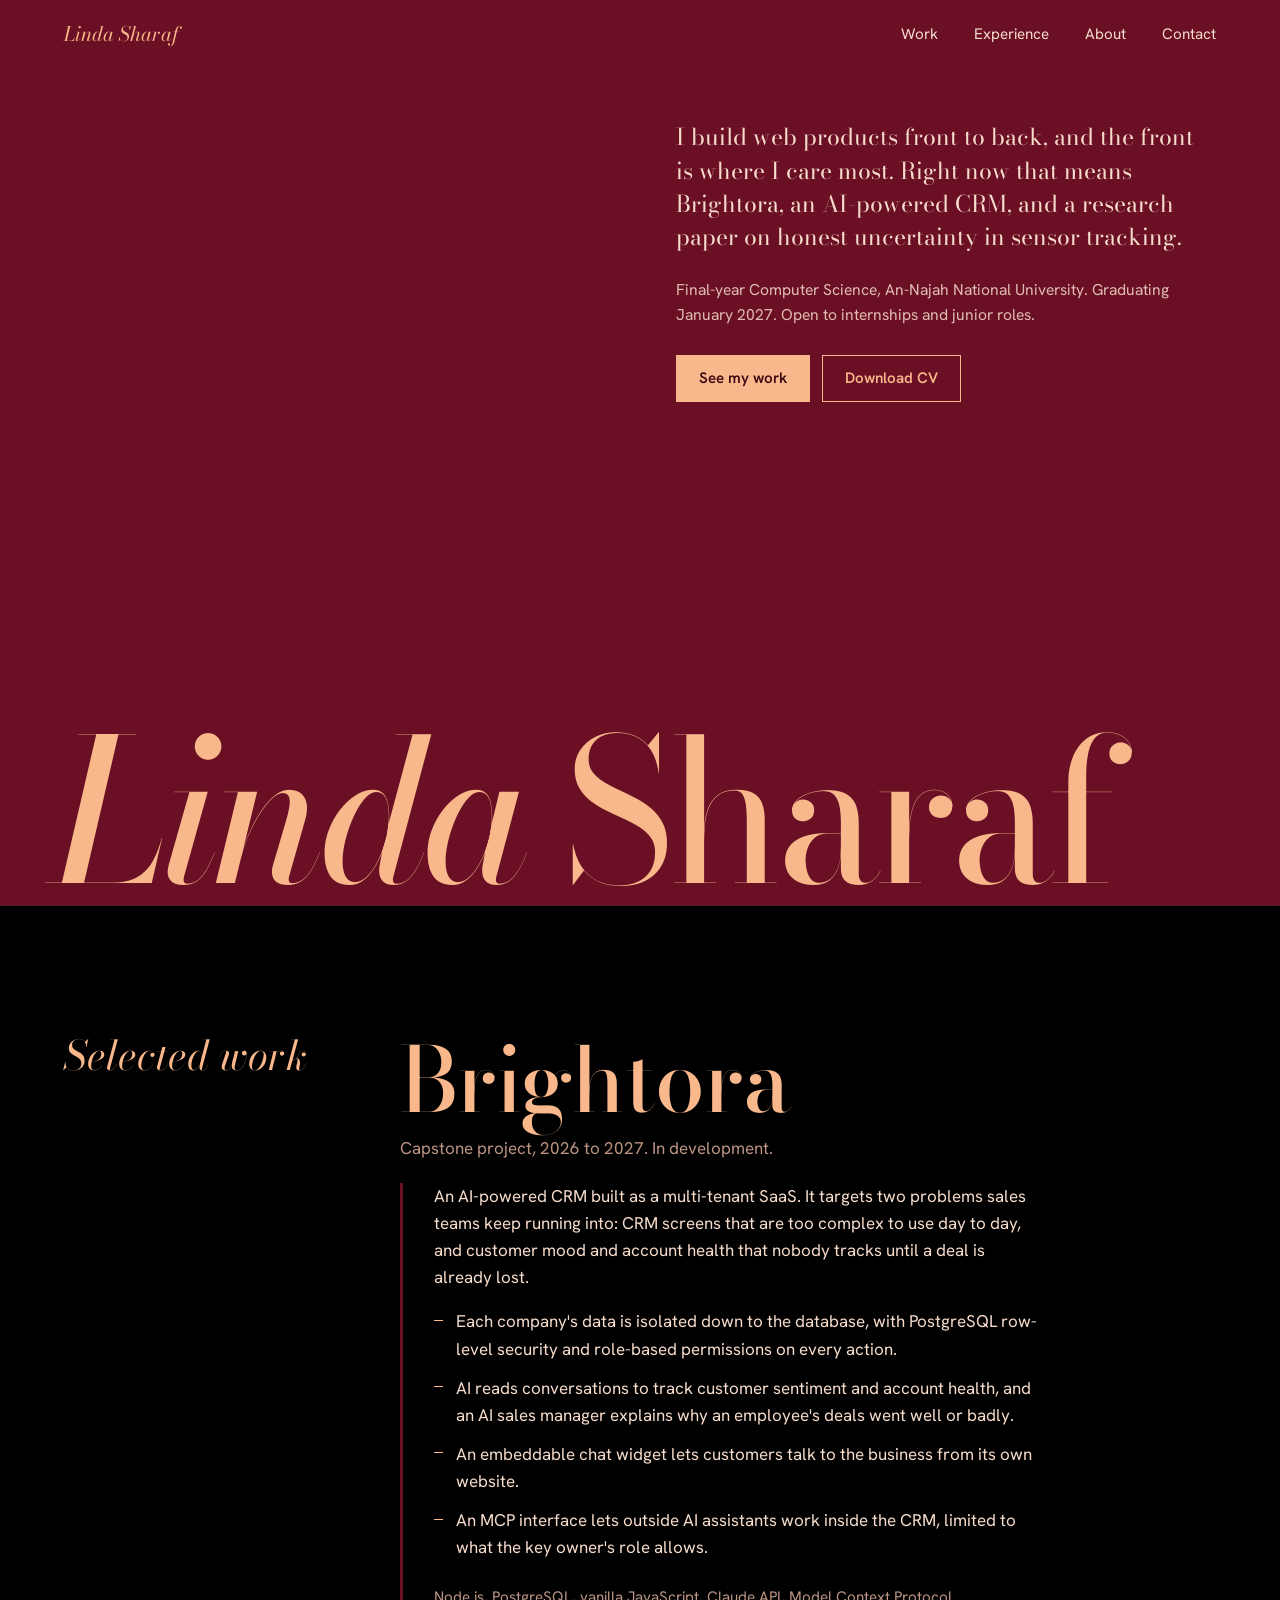
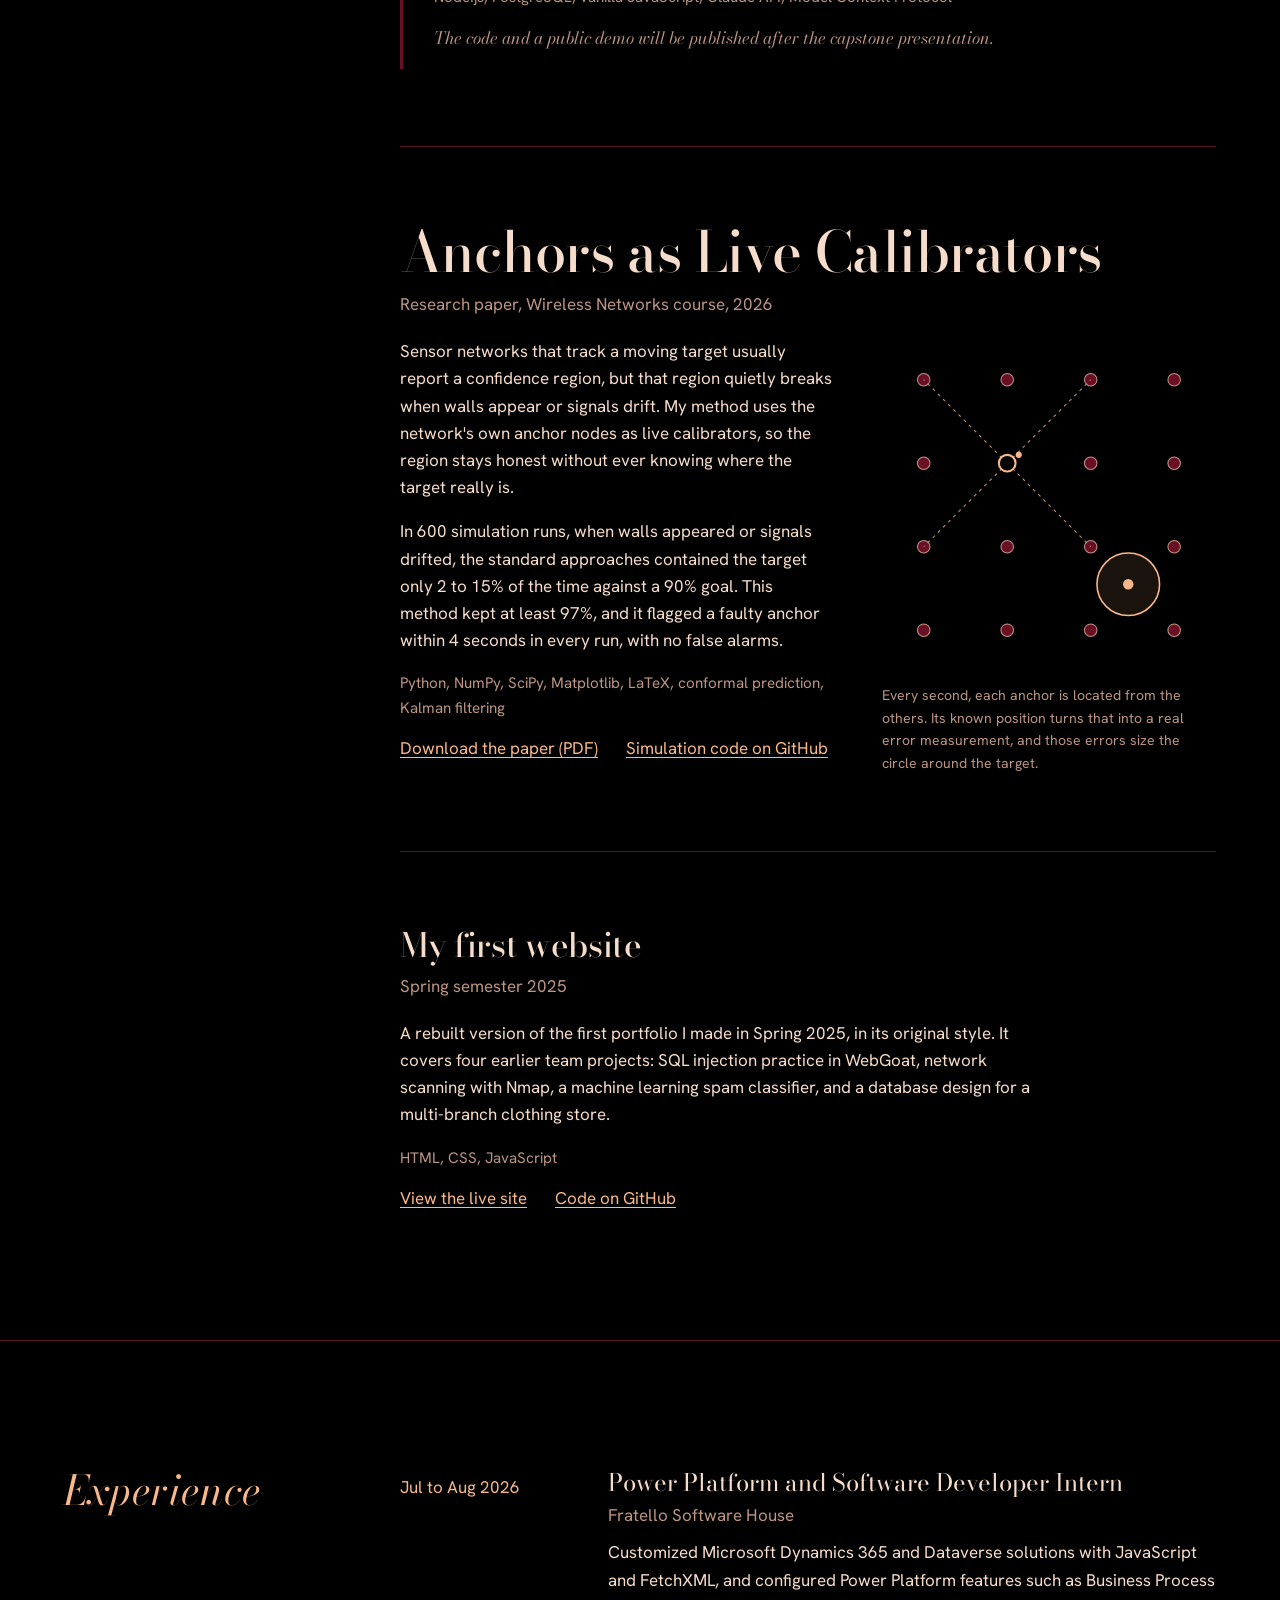
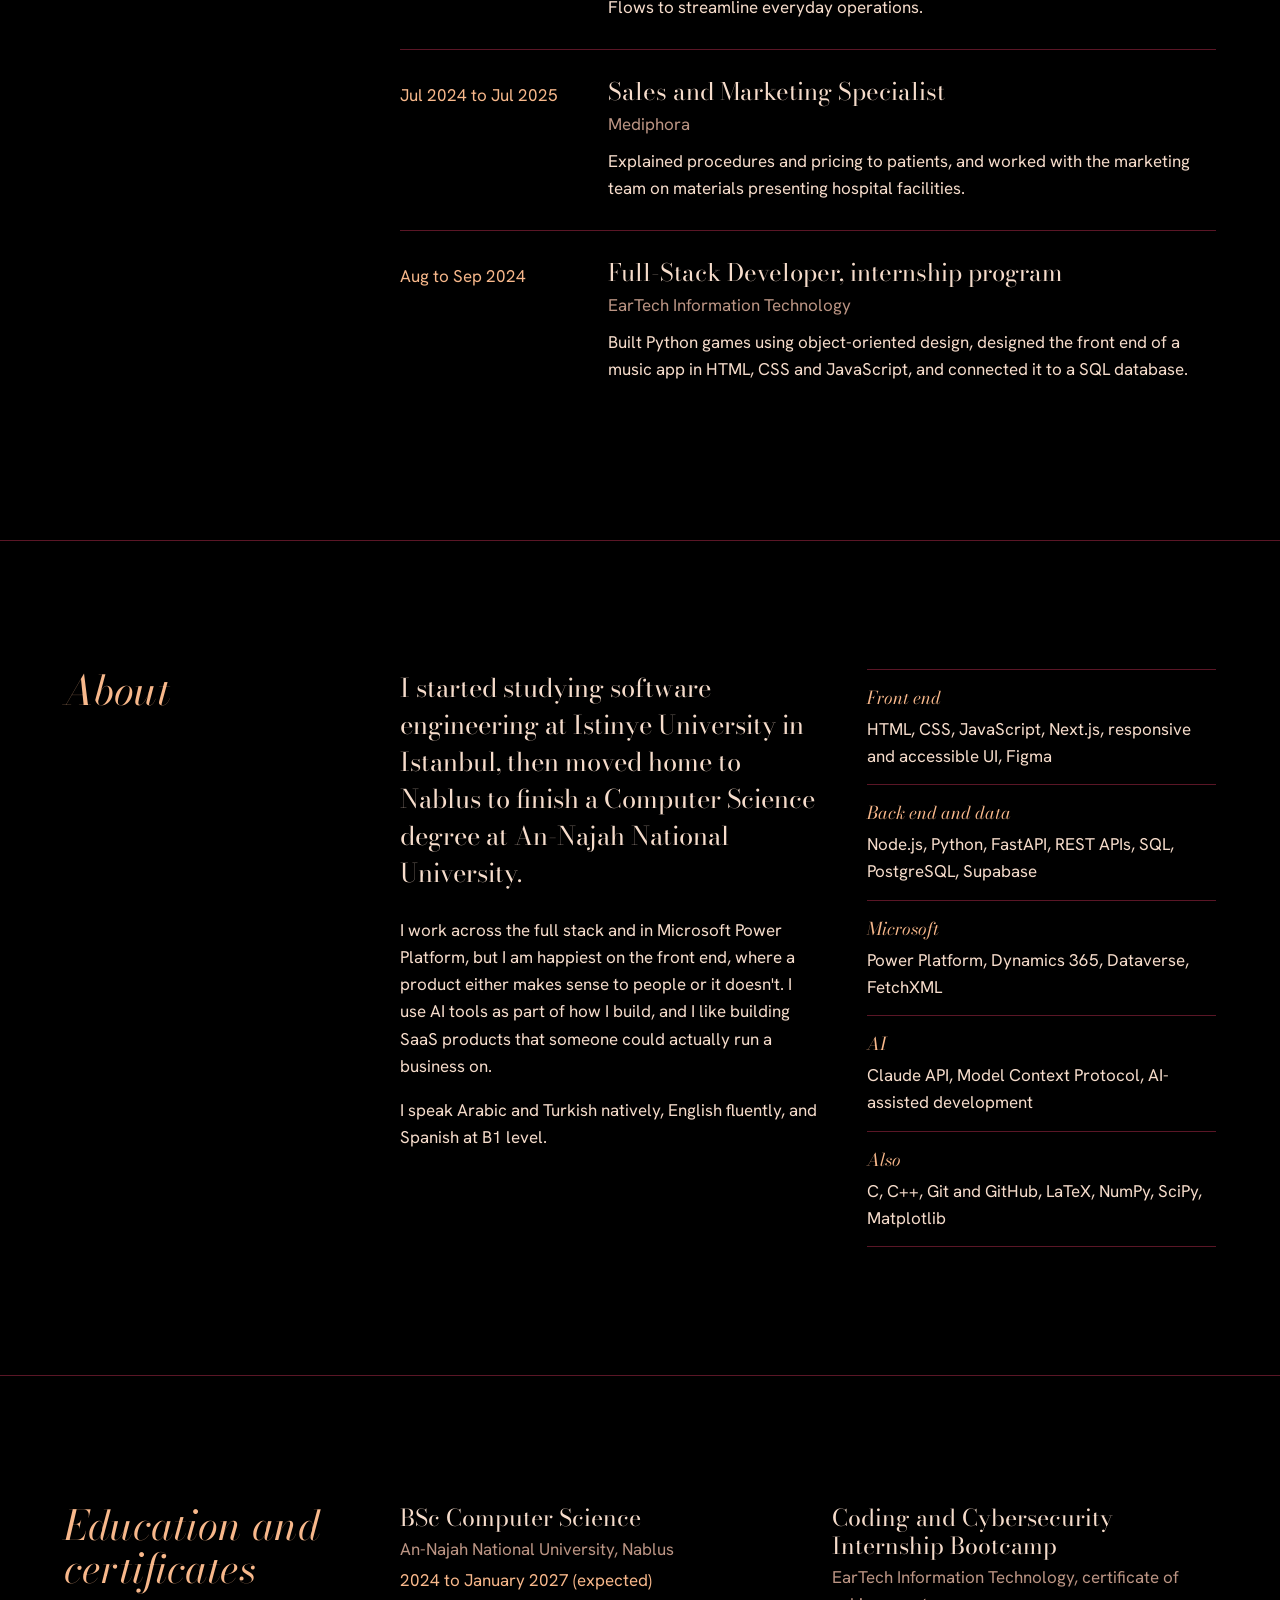
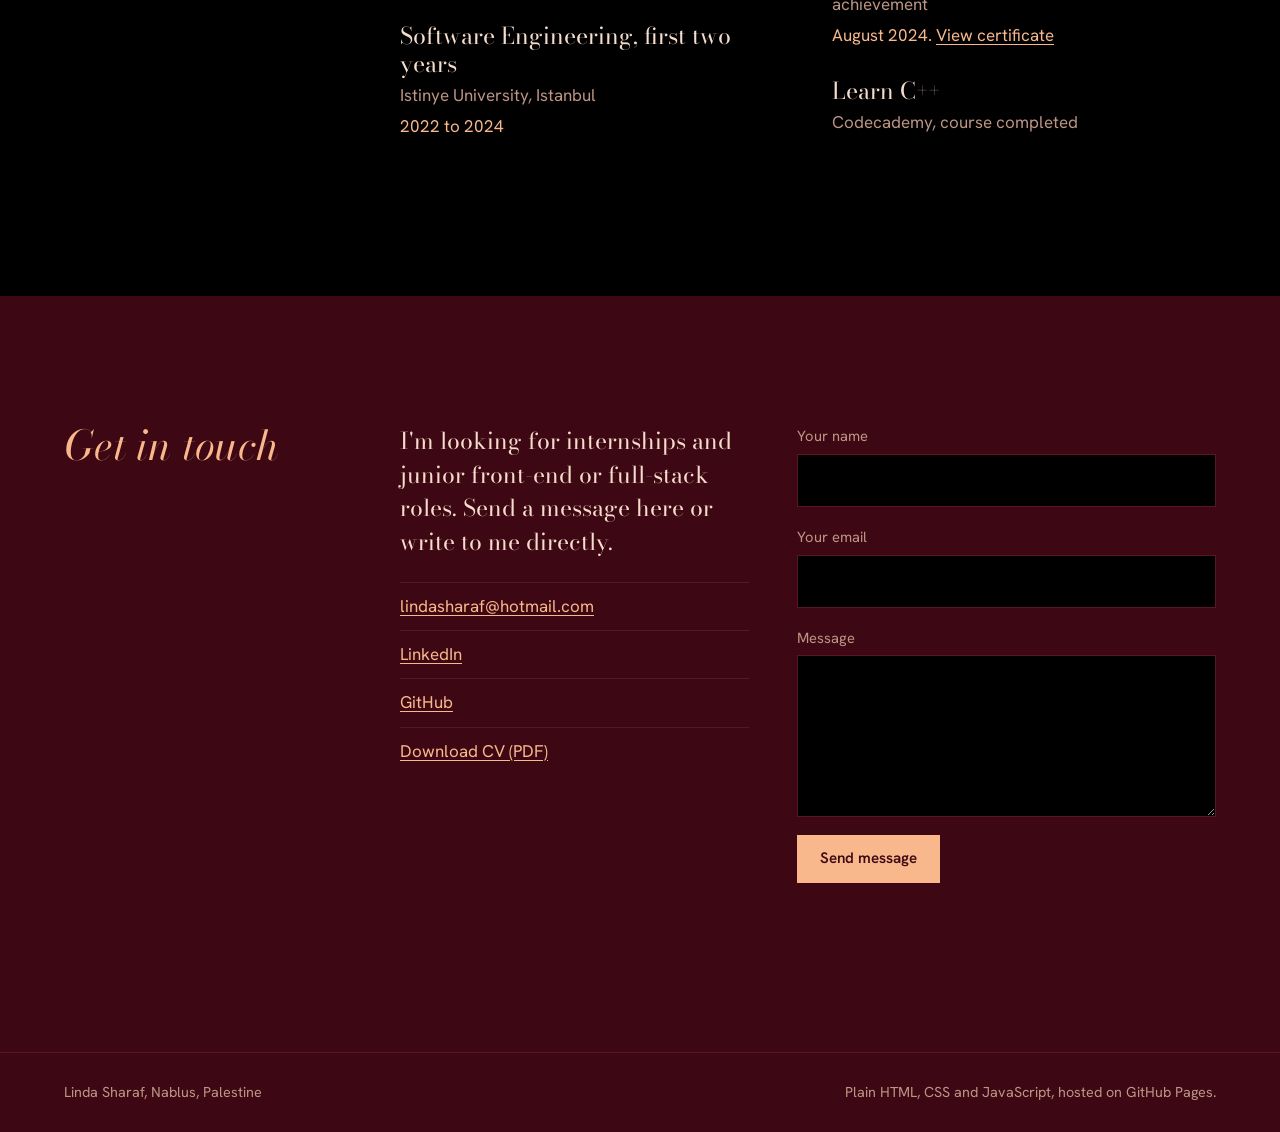
<file: index.html>
<!DOCTYPE html>
<html lang="en">
<head>
  <meta charset="utf-8">
  <meta name="viewport" content="width=device-width, initial-scale=1">
  <title>Linda Sharaf | Front-end and full-stack developer</title>
  <meta name="description" content="Linda Sharaf, Computer Science student at An-Najah National University. Front-end and full-stack developer working on AI-assisted SaaS products. Open to internships and junior roles.">
  <link rel="canonical" href="https://lindasharaf.github.io/">
  <meta name="theme-color" content="#6B0F24">

  <meta property="og:type" content="website">
  <meta property="og:title" content="Linda Sharaf | Front-end and full-stack developer">
  <meta property="og:description" content="Building Brightora, an AI-powered CRM, and researching honest uncertainty in wireless sensor tracking.">
  <meta property="og:url" content="https://lindasharaf.github.io/">
  <meta property="og:image" content="https://lindasharaf.github.io/assets/og.png">
  <meta name="twitter:card" content="summary_large_image">

  <link rel="icon" href="assets/favicon.svg" type="image/svg+xml">
  <link rel="preload" href="fonts/BodoniModa-Italic.woff" as="font" type="font/woff" crossorigin>
  <link rel="stylesheet" href="style.css">
</head>
<body>
  <a class="skip" href="#work">Skip to content</a>

  <header class="nav">
    <a class="nav-name" href="#top">Linda Sharaf</a>
    <nav aria-label="Main">
      <a href="#work">Work</a>
      <a href="#experience">Experience</a>
      <a href="#about">About</a>
      <a href="#contact">Contact</a>
    </nav>
  </header>

  <main id="top">
    <section class="hero" aria-labelledby="hero-name">
      <div class="hero-text">
        <p class="hero-lead">I build web products front to back, and the front is where I care most. Right now that means Brightora, an AI-powered CRM, and a research paper on honest uncertainty in sensor tracking.</p>
        <p class="hero-meta">Final-year Computer Science, An-Najah National University. Graduating January 2027. Open to internships and junior roles.</p>
        <div class="hero-actions">
          <a class="btn btn-solid" href="#work">See my work</a>
          <a class="btn btn-line" href="assets/Linda-Sharaf-CV.pdf" download>Download CV</a>
        </div>
      </div>
      <h1 id="hero-name" class="hero-name"><span>Linda</span><span>Sharaf</span></h1>
    </section>

    <!-- WORK -->
    <section id="work" class="section">
      <h2 class="section-title">Selected work</h2>

      <article class="project project-feature">
        <div class="project-head">
          <h3>Brightora</h3>
          <p class="project-kind">Capstone project, 2026 to 2027. In development.</p>
        </div>
        <div class="project-body">
          <p>An AI-powered CRM built as a multi-tenant SaaS. It targets two problems sales teams keep running into: CRM screens that are too complex to use day to day, and customer mood and account health that nobody tracks until a deal is already lost.</p>
          <ul class="facts">
            <li>Each company's data is isolated down to the database, with PostgreSQL row-level security and role-based permissions on every action.</li>
            <li>AI reads conversations to track customer sentiment and account health, and an AI sales manager explains why an employee's deals went well or badly.</li>
            <li>An embeddable chat widget lets customers talk to the business from its own website.</li>
            <li>An MCP interface lets outside AI assistants work inside the CRM, limited to what the key owner's role allows.</li>
          </ul>
          <p class="stack">Node.js, PostgreSQL, vanilla JavaScript, Claude API, Model Context Protocol</p>
          <p class="note">The code and a public demo will be published after the capstone presentation.</p>
        </div>
      </article>

      <article class="project project-research">
        <div class="project-head">
          <h3>Anchors as Live Calibrators</h3>
          <p class="project-kind">Research paper, Wireless Networks course, 2026</p>
        </div>
        <figure class="diagram" aria-labelledby="diagram-cap">
          <svg viewBox="0 0 320 320" role="img" aria-label="A grid of sixteen anchor nodes. One anchor is localized from the others to measure live error, and that error sizes a circle around the tracked target.">
            <g class="grid-anchors">
              <circle cx="40" cy="40" r="6"/><circle cx="120" cy="40" r="6"/><circle cx="200" cy="40" r="6"/><circle cx="280" cy="40" r="6"/>
              <circle cx="40" cy="120" r="6"/><circle cx="200" cy="120" r="6"/><circle cx="280" cy="120" r="6"/>
              <circle cx="40" cy="200" r="6"/><circle cx="120" cy="200" r="6"/><circle cx="200" cy="200" r="6"/><circle cx="280" cy="200" r="6"/>
              <circle cx="40" cy="280" r="6"/><circle cx="120" cy="280" r="6"/><circle cx="200" cy="280" r="6"/><circle cx="280" cy="280" r="6"/>
            </g>
            <g class="self-test">
              <line x1="120" y1="120" x2="40" y2="40"/><line x1="120" y1="120" x2="200" y2="40"/>
              <line x1="120" y1="120" x2="40" y2="200"/><line x1="120" y1="120" x2="200" y2="200"/>
              <circle class="anchor-test" cx="120" cy="120" r="8"/>
              <circle class="anchor-guess" cx="131" cy="112" r="3"/>
            </g>
            <g class="target">
              <circle class="ring" cx="236" cy="236" r="30"/>
              <circle class="dot" cx="236" cy="236" r="5"/>
            </g>
          </svg>
          <figcaption id="diagram-cap">Every second, each anchor is located from the others. Its known position turns that into a real error measurement, and those errors size the circle around the target.</figcaption>
        </figure>
        <div class="project-body">
          <p>Sensor networks that track a moving target usually report a confidence region, but that region quietly breaks when walls appear or signals drift. My method uses the network's own anchor nodes as live calibrators, so the region stays honest without ever knowing where the target really is.</p>
          <p>In 600 simulation runs, when walls appeared or signals drifted, the standard approaches contained the target only 2 to 15% of the time against a 90% goal. This method kept at least 97%, and it flagged a faulty anchor within 4 seconds in every run, with no false alarms.</p>
          <p class="stack">Python, NumPy, SciPy, Matplotlib, LaTeX, conformal prediction, Kalman filtering</p>
          <div class="links">
            <a href="assets/Anchors-as-Live-Calibrators.pdf" download>Download the paper (PDF)</a>
            <a href="https://github.com/lindasharaf/anchor-calibrated-wsn-tracking" target="_blank" rel="noopener">Simulation code on GitHub</a>
          </div>
        </div>
      </article>

      <article class="project project-small">
        <div class="project-head">
          <h3>My first website</h3>
          <p class="project-kind">Spring semester 2025</p>
        </div>
        <div class="project-body">
          <p>A rebuilt version of the first portfolio I made in Spring 2025, in its original style. It covers four earlier team projects: SQL injection practice in WebGoat, network scanning with Nmap, a machine learning spam classifier, and a database design for a multi-branch clothing store.</p>
          <p class="stack">HTML, CSS, JavaScript</p>
          <div class="links">
            <a href="https://lindasharaf.github.io/first-portfolio/" target="_blank" rel="noopener">View the live site</a>
            <a href="https://github.com/lindasharaf/first-portfolio" target="_blank" rel="noopener">Code on GitHub</a>
          </div>
        </div>
      </article>
    </section>

    <!-- EXPERIENCE -->
    <section id="experience" class="section">
      <h2 class="section-title">Experience</h2>
      <ol class="timeline">
        <li>
          <p class="when">Jul to Aug 2026</p>
          <div>
            <h3>Power Platform and Software Developer Intern</h3>
            <p class="where">Fratello Software House</p>
            <p>Customized Microsoft Dynamics 365 and Dataverse solutions with JavaScript and FetchXML, and configured Power Platform features such as Business Process Flows to streamline everyday operations.</p>
          </div>
        </li>
        <li>
          <p class="when">Jul 2024 to Jul 2025</p>
          <div>
            <h3>Sales and Marketing Specialist</h3>
            <p class="where">Mediphora</p>
            <p>Explained procedures and pricing to patients, and worked with the marketing team on materials presenting hospital facilities.</p>
          </div>
        </li>
        <li>
          <p class="when">Aug to Sep 2024</p>
          <div>
            <h3>Full-Stack Developer, internship program</h3>
            <p class="where">EarTech Information Technology</p>
            <p>Built Python games using object-oriented design, designed the front end of a music app in HTML, CSS and JavaScript, and connected it to a SQL database.</p>
          </div>
        </li>
      </ol>
    </section>

    <!-- ABOUT -->
    <section id="about" class="section">
      <h2 class="section-title">About</h2>
      <div class="about">
        <div class="about-text">
          <p>I started studying software engineering at Istinye University in Istanbul, then moved home to Nablus to finish a Computer Science degree at An-Najah National University.</p>
          <p>I work across the full stack and in Microsoft Power Platform, but I am happiest on the front end, where a product either makes sense to people or it doesn't. I use AI tools as part of how I build, and I like building SaaS products that someone could actually run a business on.</p>
          <p>I speak Arabic and Turkish natively, English fluently, and Spanish at B1 level.</p>
        </div>
        <dl class="skills">
          <div><dt>Front end</dt><dd>HTML, CSS, JavaScript, Next.js, responsive and accessible UI, Figma</dd></div>
          <div><dt>Back end and data</dt><dd>Node.js, Python, FastAPI, REST APIs, SQL, PostgreSQL, Supabase</dd></div>
          <div><dt>Microsoft</dt><dd>Power Platform, Dynamics 365, Dataverse, FetchXML</dd></div>
          <div><dt>AI</dt><dd>Claude API, Model Context Protocol, AI-assisted development</dd></div>
          <div><dt>Also</dt><dd>C, C++, Git and GitHub, LaTeX, NumPy, SciPy, Matplotlib</dd></div>
        </dl>
      </div>
    </section>

    <!-- EDUCATION -->
    <section id="education" class="section">
      <h2 class="section-title">Education and certificates</h2>
      <div class="edu">
        <div class="edu-col">
          <div class="edu-item">
            <h3>BSc Computer Science</h3>
            <p class="where">An-Najah National University, Nablus</p>
            <p class="when">2024 to January 2027 (expected)</p>
          </div>
          <div class="edu-item">
            <h3>Software Engineering, first two years</h3>
            <p class="where">Istinye University, Istanbul</p>
            <p class="when">2022 to 2024</p>
          </div>
        </div>
        <div class="edu-col">
          <div class="edu-item">
            <h3>Coding and Cybersecurity Internship Bootcamp</h3>
            <p class="where">EarTech Information Technology, certificate of achievement</p>
            <p class="when">August 2024. <a href="assets/EarTech-certificate.pdf" target="_blank" rel="noopener">View certificate</a></p>
          </div>
          <div class="edu-item">
            <h3>Learn C++</h3>
            <p class="where">Codecademy, course completed</p>
          </div>
        </div>
      </div>
    </section>

    <!-- CONTACT -->
    <section id="contact" class="section contact">
      <h2 class="section-title">Get in touch</h2>
      <div class="contact-grid">
        <div class="contact-text">
          <p>I'm looking for internships and junior front-end or full-stack roles. Send a message here or write to me directly.</p>
          <ul class="contact-links">
            <li><a href="mailto:lindasharaf@hotmail.com">lindasharaf@hotmail.com</a></li>
            <li><a href="https://www.linkedin.com/in/linda-sharaf" target="_blank" rel="noopener">LinkedIn</a></li>
            <li><a href="https://github.com/lindasharaf" target="_blank" rel="noopener">GitHub</a></li>
            <li><a href="assets/Linda-Sharaf-CV.pdf" download>Download CV (PDF)</a></li>
          </ul>
        </div>
        <form class="form" id="contact-form" action="https://formsubmit.co/lindasharaf@hotmail.com" method="POST">
          <input type="hidden" name="_subject" value="New message from your portfolio">
          <input type="hidden" name="_template" value="table">
          <input type="text" name="_honey" class="honey" tabindex="-1" autocomplete="off" aria-hidden="true">
          <label for="f-name">Your name</label>
          <input id="f-name" name="name" type="text" required autocomplete="name">
          <label for="f-email">Your email</label>
          <input id="f-email" name="email" type="email" required autocomplete="email">
          <label for="f-message">Message</label>
          <textarea id="f-message" name="message" rows="5" required></textarea>
          <button class="btn btn-solid" type="submit">Send message</button>
          <p class="form-status" id="form-status" role="status" aria-live="polite"></p>
        </form>
      </div>
    </section>
  </main>

  <footer class="footer">
    <p>Linda Sharaf, Nablus, Palestine</p>
    <p>Plain HTML, CSS and JavaScript, hosted on GitHub Pages.</p>
  </footer>

  <script src="script.js"></script>
</body>
</html>
</file>
<file: style.css>
/* =========================================================
   Linda Sharaf portfolio
   Palette: black, burgundy, apricot
   Fonts: Bodoni Moda (display), Hanken Grotesk (text)
   ========================================================= */

:root {
  --black: #000000;
  --burgundy: #6B0F24;
  --burgundy-dark: #3D0814;
  --burgundy-line: #5A1626;
  --apricot: #F8B88B;
  --apricot-pale: #F6DCCB;
  --apricot-dim: #BC9584;

  --serif: "Bodoni Moda", "Didot", "Bodoni 72", Georgia, serif;
  --sans: "Hanken Grotesk", system-ui, -apple-system, "Segoe UI", sans-serif;

  --pad: clamp(20px, 5vw, 72px);
  --measure: 64ch;
}

/* ---------- Fonts (self-hosted, SIL Open Font License) ---------- */
@font-face { font-family: "Bodoni Moda"; src: url("fonts/BodoniModa.woff") format("woff"); font-weight: 400 900; font-style: normal; font-display: swap; }
@font-face { font-family: "Bodoni Moda"; src: url("fonts/BodoniModa-Italic.woff") format("woff"); font-weight: 400 900; font-style: italic; font-display: swap; }
@font-face { font-family: "Hanken Grotesk"; src: url("fonts/HankenGrotesk.woff") format("woff"); font-weight: 100 900; font-style: normal; font-display: swap; }

/* ---------- Base ---------- */
*, *::before, *::after { box-sizing: border-box; }

html { scroll-behavior: smooth; }

body {
  margin: 0;
  background: var(--black);
  color: var(--apricot-pale);
  font-family: var(--sans);
  font-size: 1.0625rem;
  line-height: 1.6;
  -webkit-font-smoothing: antialiased;
}

h1, h2, h3 { margin: 0; font-weight: 400; }
p { margin: 0 0 1em; }

a { color: var(--apricot); text-underline-offset: 0.2em; text-decoration-thickness: 1px; }
a:hover { text-decoration-thickness: 2px; }

:focus-visible { outline: 2px solid var(--apricot); outline-offset: 3px; }

::selection { background: var(--apricot); color: var(--burgundy-dark); }

.skip {
  position: absolute; left: -9999px; top: 0;
  background: var(--apricot); color: var(--black); padding: 10px 14px; z-index: 100;
}
.skip:focus { left: 12px; top: 12px; }

/* ---------- Navigation ---------- */
.nav {
  position: sticky; top: 0; z-index: 50;
  display: flex; justify-content: space-between; align-items: center; gap: 16px;
  padding: 18px var(--pad);
  background: var(--burgundy);
  border-bottom: 1px solid transparent;
  transition: background-color 0.3s, border-color 0.3s;
}
.nav.scrolled { background: var(--black); border-bottom-color: var(--burgundy-line); }

.nav-name {
  font-family: var(--serif); font-style: italic; font-size: 1.25rem;
  color: var(--apricot); text-decoration: none;
}
.nav nav { display: flex; gap: clamp(14px, 3vw, 36px); }
.nav nav a { color: var(--apricot-pale); text-decoration: none; font-size: 0.95rem; }
.nav nav a:hover { color: var(--apricot); text-decoration: underline; }

/* ---------- Hero ---------- */
.hero {
  position: relative;
  min-height: calc(100svh - 64px);
  display: flex; flex-direction: column; justify-content: space-between;
  background: var(--burgundy);
  padding: clamp(28px, 4vw, 56px) var(--pad) 0;
  overflow: hidden;
}

.hero-text { max-width: 54ch; margin-left: auto; }
.hero-lead {
  font-family: var(--serif); font-size: clamp(1.2rem, 1.8vw, 1.45rem);
  line-height: 1.45; color: var(--apricot-pale);
}
.hero-meta { color: var(--apricot-pale); opacity: 0.85; font-size: 0.98rem; }

.hero-actions { display: flex; flex-wrap: wrap; gap: 12px; margin-top: 28px; }

/* The name: the one loud thing on the page.
   It sits on the bottom edge and is cropped by it. */
.hero-name {
  font-family: var(--serif);
  font-weight: 500;
  font-style: italic;
  color: var(--apricot);
  font-size: clamp(4.5rem, 15.5vw, 19rem);
  line-height: 0.9;
  letter-spacing: -0.035em;
  white-space: nowrap;
  margin: clamp(32px, 4vw, 56px) 0 0 -0.05em;
  padding-bottom: 0.02em;
  display: flex; column-gap: 0.2em;
}
.hero-name span { display: block; }
.hero-name span:last-child { font-style: normal; font-weight: 400; }

/* Load moment: the name rises out of the bottom edge once. */
@media (prefers-reduced-motion: no-preference) {
  .hero-name span { animation: rise 1.1s cubic-bezier(.2, .7, .1, 1) both; }
  .hero-name span:last-child { animation-delay: 0.12s; }
  @keyframes rise { from { transform: translateY(70%); opacity: 0; } to { transform: none; opacity: 1; } }
}

/* ---------- Buttons (square, no pills) ---------- */
.btn {
  display: inline-block;
  font: 600 0.95rem/1 var(--sans);
  padding: 15px 22px;
  border: 1px solid var(--apricot);
  border-radius: 0;
  text-decoration: none;
  cursor: pointer;
  transition: background-color 0.2s, color 0.2s;
}
.btn-solid { background: var(--apricot); color: var(--burgundy-dark); }
.btn-solid:hover { background: var(--apricot-pale); }
.btn-line { background: transparent; color: var(--apricot); }
.btn-line:hover { background: var(--apricot); color: var(--burgundy-dark); }

/* ---------- Sections ---------- */
.section {
  display: grid;
  grid-template-columns: minmax(0, 1fr) minmax(0, 3fr);
  column-gap: clamp(24px, 5vw, 80px);
  padding: clamp(72px, 10vw, 140px) var(--pad);
  border-top: 1px solid var(--burgundy-line);
}
.section:first-of-type { border-top: 0; }
.section > * { grid-column: 2; }
.section > .section-title {
  grid-column: 1; grid-row: 1 / span 20;
  align-self: start; position: sticky; top: 96px;
}

.section-title {
  font-family: var(--serif); font-style: italic;
  font-size: clamp(1.9rem, 3.2vw, 2.8rem); line-height: 1.05;
  color: var(--apricot);
}

/* ---------- Projects ---------- */
.project {
  display: grid; gap: 20px 48px;
  padding-bottom: clamp(48px, 6vw, 88px);
  margin-bottom: clamp(48px, 6vw, 88px);
  border-bottom: 1px solid var(--burgundy-line);
}
.project:last-child { border-bottom: 0; margin-bottom: 0; padding-bottom: 0; }

.project h3 {
  font-family: var(--serif); font-weight: 500;
  font-size: clamp(2rem, 4.4vw, 3.6rem); line-height: 1.02; letter-spacing: -0.01em;
  color: var(--apricot-pale);
}
.project-kind { color: var(--apricot-dim); margin: 10px 0 0; }
.project-body { max-width: var(--measure); }

.project-feature h3 { font-size: clamp(3rem, 7vw, 6rem); color: var(--apricot); }
.project-feature .project-body { border-left: 3px solid var(--burgundy); padding-left: clamp(16px, 2.4vw, 32px); }

.project-small h3 { font-size: clamp(1.6rem, 2.6vw, 2.2rem); }

.facts { list-style: none; padding: 0; margin: 0 0 1.4em; }
.facts li { position: relative; padding-left: 22px; margin-bottom: 0.7em; }
.facts li::before {
  content: ""; position: absolute; left: 0; top: 0.68em;
  width: 9px; height: 1px; background: var(--apricot);
}

.stack { color: var(--apricot-dim); font-size: 0.95rem; }
.note { font-style: italic; color: var(--apricot-dim); font-family: var(--serif); }

.links { display: flex; flex-wrap: wrap; gap: 10px 28px; margin-top: 8px; }

/* Research project: text beside the diagram on wide screens */
.project-research { grid-template-columns: minmax(0, 1.3fr) minmax(220px, 1fr); }
.project-research .project-head { grid-column: 1 / -1; }
.project-research .diagram { grid-column: 2; grid-row: 2; }
.project-research .project-body { grid-column: 1; grid-row: 2; }

.diagram { margin: 0; }
.diagram svg { width: 100%; max-width: 360px; height: auto; display: block; }
.diagram figcaption { font-size: 0.88rem; color: var(--apricot-dim); margin-top: 12px; max-width: 40ch; }

.grid-anchors circle { fill: var(--burgundy); stroke: var(--apricot-dim); stroke-width: 1; }
.self-test line { stroke: var(--apricot-dim); stroke-width: 1; stroke-dasharray: 3 4; }
.anchor-test { fill: var(--black); stroke: var(--apricot); stroke-width: 2; }
.anchor-guess { fill: var(--apricot); }
.target .ring { fill: rgba(248, 184, 139, 0.10); stroke: var(--apricot); stroke-width: 1.5; }
.target .dot { fill: var(--apricot); }

/* ---------- Experience timeline (a real sequence) ---------- */
.timeline { list-style: none; margin: 0; padding: 0; }
.timeline li {
  display: grid; grid-template-columns: 11rem minmax(0, 1fr); gap: 8px 32px;
  padding: 28px 0; border-bottom: 1px solid var(--burgundy-line);
}
.timeline li:first-child { padding-top: 0; }
.timeline li:last-child { border-bottom: 0; }
.timeline h3 { font-family: var(--serif); font-size: 1.5rem; line-height: 1.2; color: var(--apricot-pale); }
.timeline p:last-child { margin-bottom: 0; max-width: var(--measure); }

.when { color: var(--apricot); font-variant-numeric: tabular-nums; margin: 0.25em 0 0; }
.where { color: var(--apricot-dim); margin: 4px 0 10px; }

/* ---------- About and skills ---------- */
.about { display: grid; grid-template-columns: minmax(0, 1.2fr) minmax(0, 1fr); gap: 48px; }
.about-text p { max-width: 58ch; }
.about-text p:first-child {
  font-family: var(--serif); font-size: clamp(1.3rem, 2vw, 1.6rem); line-height: 1.45; color: var(--apricot-pale);
}

.skills { margin: 0; }
.skills div { padding: 14px 0; border-top: 1px solid var(--burgundy-line); }
.skills div:last-child { border-bottom: 1px solid var(--burgundy-line); }
.skills dt { font-family: var(--serif); font-style: italic; color: var(--apricot); font-size: 1.1rem; }
.skills dd { margin: 4px 0 0; }

/* ---------- Education ---------- */
.edu { display: grid; grid-template-columns: 1fr 1fr; gap: 0 48px; }
.edu-item { padding: 0 0 28px; }
.edu-item h3 { font-family: var(--serif); font-size: 1.45rem; line-height: 1.2; color: var(--apricot-pale); }
.edu-item .where { margin-bottom: 4px; }
.edu-item .when { margin: 0; }

/* ---------- Contact ---------- */
.contact { background: var(--burgundy-dark); border-top: 0; }
.contact-grid { display: grid; grid-template-columns: minmax(0, 1fr) minmax(0, 1.2fr); gap: 48px; }
.contact-text p { font-family: var(--serif); font-size: clamp(1.2rem, 1.8vw, 1.45rem); line-height: 1.45; }
.contact-links { list-style: none; padding: 0; margin: 24px 0 0; }
.contact-links li { padding: 10px 0; border-top: 1px solid var(--burgundy-line); }

.form { display: flex; flex-direction: column; }
.form label { font-size: 0.92rem; color: var(--apricot-dim); margin: 0 0 6px; }
.form input, .form textarea {
  font: inherit; color: var(--apricot-pale);
  background: var(--black);
  border: 1px solid var(--burgundy-line);
  border-radius: 0;
  padding: 12px 14px; margin-bottom: 18px;
}
.form input:focus, .form textarea:focus { outline: none; border-color: var(--apricot); }
.form textarea { resize: vertical; min-height: 140px; }
.form .btn { align-self: flex-start; }
.form .btn[disabled] { opacity: 0.6; cursor: wait; }
.honey { position: absolute; left: -9999px; }
.form-status { margin: 14px 0 0; min-height: 1.6em; }
.form-status.ok { color: var(--apricot); }
.form-status.err { color: #FF9C9C; }

/* ---------- Footer ---------- */
.footer {
  display: flex; flex-wrap: wrap; justify-content: space-between; gap: 8px 24px;
  padding: 28px var(--pad); font-size: 0.9rem; color: var(--apricot-dim);
  background: var(--burgundy-dark); border-top: 1px solid var(--burgundy-line);
}
.footer p { margin: 0; }

/* ---------- 404 page ---------- */
.lost {
  min-height: 100svh; display: flex; flex-direction: column; justify-content: center;
  padding: var(--pad); background: var(--burgundy);
}
.lost h1 { font-family: var(--serif); font-style: italic; color: var(--apricot); font-size: clamp(5rem, 18vw, 14rem); line-height: 0.9; }
.lost p { font-family: var(--serif); font-size: 1.4rem; max-width: 36ch; margin: 24px 0; }
.lost .btn { align-self: flex-start; }

/* ---------- Responsive ---------- */
@media (max-width: 900px) {
  .section { grid-template-columns: 1fr; }
  .section > *, .section > .section-title { grid-column: 1; grid-row: auto; position: static; }
  .section > .section-title { margin-bottom: 16px; }
  .project-research { grid-template-columns: 1fr; }
  .project-research .diagram, .project-research .project-body { grid-column: 1; grid-row: auto; }
  .about, .contact-grid, .edu { grid-template-columns: 1fr; }
}

@media (max-width: 600px) {
  .nav { flex-direction: column; align-items: flex-start; gap: 6px; padding-top: 12px; padding-bottom: 12px; }
  .hero { min-height: auto; }
  .hero-text { margin-left: 0; }
  .hero-name { flex-direction: column; font-size: 29vw; line-height: 0.95; }
  .timeline li { grid-template-columns: 1fr; }
}

@media (prefers-reduced-motion: reduce) {
  html { scroll-behavior: auto; }
  * { transition: none !important; }
}
</file>
